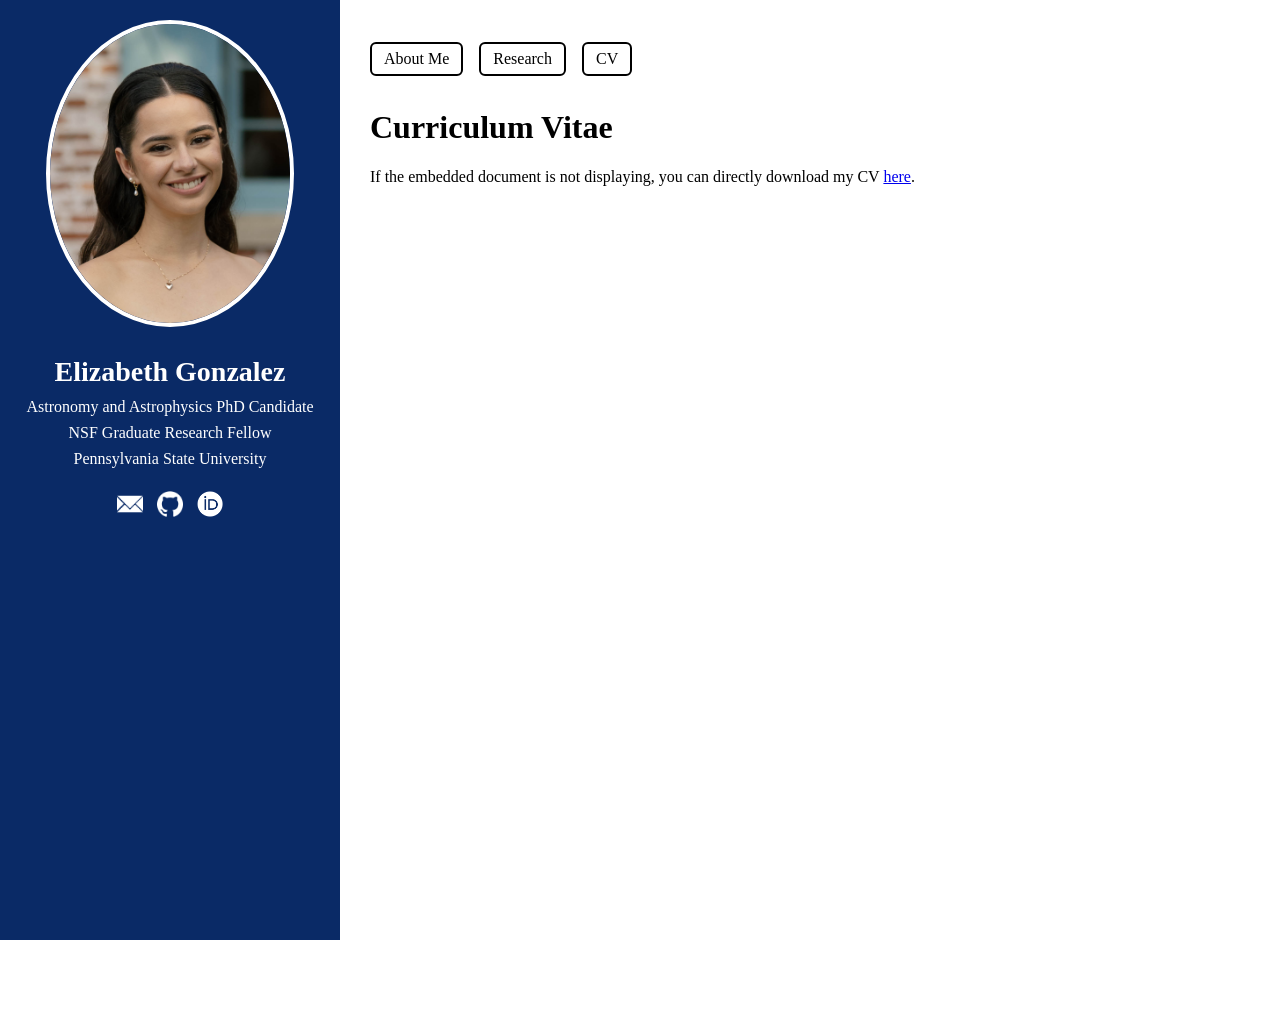
<file: cv.html>
<!DOCTYPE html>
<html>
<head>
    <title>CV - Elizabeth Gonzalez</title>
    <link rel="stylesheet" href="style.css">
</head>
<body>

<!-- Sidebar -->
<div class="sidebar">
    <img src="portrait.png" alt="Portrait" class="portrait">

    <h2>Elizabeth Gonzalez</h2>

    <p>Astronomy and Astrophysics PhD Candidate</p>
    <p>NSF Graduate Research Fellow</p>
    <p>Pennsylvania State University</p>

    <!-- Icon row -->
    <div class="icon-row">
        <a href="mailto:elizgonz@psu.edu">
            <img src="email-logo.webp" alt="Email">
        </a>

        <a href="https://github.com/elizgonz" target="_blank">
            <img src="github-logo.webp" alt="GitHub">
        </a>

        <a href="https://orcid.org/0009-0002-0987-652X" target="_blank">
            <img src="orcid-logo.png" alt="ORCID">
        </a>
    </div>
</div>

<div class="main">
    <div class="navbar">
        <a href="index.html">About Me</a>
        <a href="research.html">Research</a>
        <a href="cv.html">CV</a>
    </div>

    <h1>Curriculum Vitae</h1>

    <p>
        If the embedded document is not displaying, you can directly download my CV 
        <a href="cv.pdf" target="_blank">here</a>.
    </p>

    <!-- Embedded PDF -->
    <iframe src="cv.pdf" width="100%" height="800px" style="border:none;">
    </iframe>

</div>

</body>
</html>
</file>
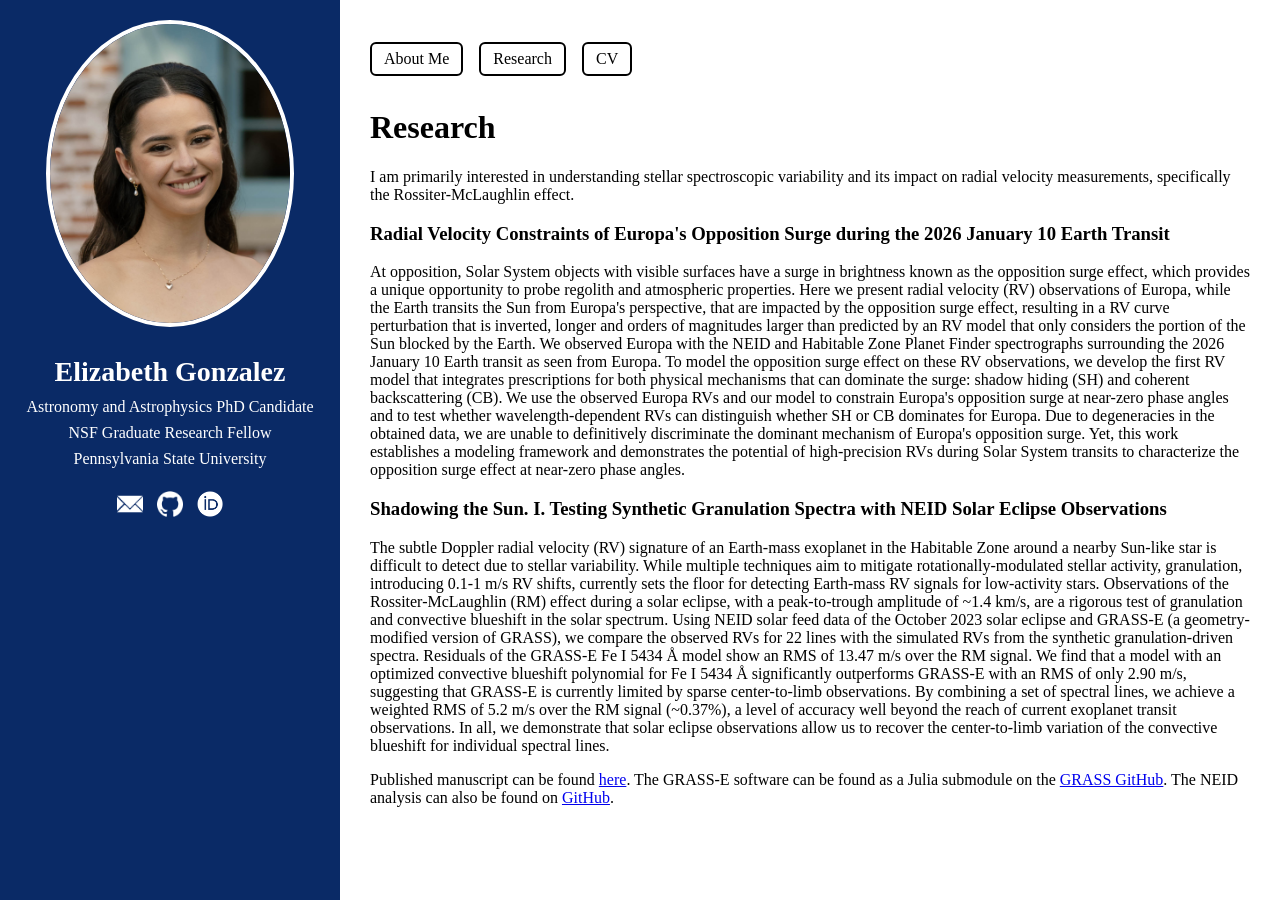
<file: research.html>
<!DOCTYPE html>
<html>
<head>
    <title>Research - Elizabeth Gonzalez</title>
    <link rel="stylesheet" href="style.css">
</head>
<body>

<!-- Sidebar -->
<div class="sidebar">
    <img src="portrait.png" alt="Portrait" class="portrait">

    <h2>Elizabeth Gonzalez</h2>

    <p>Astronomy and Astrophysics PhD Candidate</p>
    <p>NSF Graduate Research Fellow</p>
    <p>Pennsylvania State University</p>

    <!-- Icon row -->
    <div class="icon-row">
        <a href="mailto:elizgonz@psu.edu">
            <img src="email-logo.webp" alt="Email">
        </a>

        <a href="https://github.com/elizgonz" target="_blank">
            <img src="github-logo.webp" alt="GitHub">
        </a>

        <a href="https://orcid.org/0009-0002-0987-652X" target="_blank">
            <img src="orcid-logo.png" alt="ORCID">
        </a>
    </div>
</div>

<div class="main">
    <div class="navbar">
        <a href="index.html">About Me</a>
        <a href="research.html">Research</a>
        <a href="cv.html">CV</a>
    </div>

    <h1>Research</h1>

    <p>I am primarily interested in understanding stellar spectroscopic variability and 
        its impact on radial velocity measurements, specifically the Rossiter-McLaughlin effect.</p>

    <h3>Radial Velocity Constraints of Europa's Opposition Surge during the 2026 January 10 Earth Transit</h3>
    <p>
        At opposition, Solar System objects with visible surfaces have a surge in brightness known as the opposition surge effect, 
        which provides a unique opportunity to probe regolith and atmospheric properties. Here we present radial velocity (RV)
        observations of Europa, while the Earth transits the Sun from Europa's perspective, that are impacted by the opposition 
        surge effect, resulting in a RV curve perturbation that is inverted, longer and orders of magnitudes larger than predicted
         by an RV model that only considers the portion of the Sun blocked by the Earth. We observed Europa with the NEID and 
         Habitable Zone Planet Finder spectrographs surrounding the 2026 January 10 Earth transit as seen from Europa. To model 
         the opposition surge effect on these RV observations, we develop the first RV model that integrates prescriptions for 
         both physical mechanisms that can dominate the surge: shadow hiding (SH) and coherent backscattering (CB). We use the 
         observed Europa RVs and our model to constrain Europa's opposition surge at near-zero phase angles and to test whether 
         wavelength-dependent RVs can distinguish whether SH or CB dominates for Europa. Due to degeneracies in the obtained data,
          we are unable to definitively discriminate the dominant mechanism of Europa's opposition surge. Yet, this work 
          establishes a modeling framework and demonstrates the potential of high-precision RVs during Solar System transits to 
          characterize the opposition surge effect at near-zero phase angles. 
    <p>

    <h3>Shadowing the Sun. I. Testing Synthetic Granulation Spectra with NEID Solar Eclipse Observations</h3>
    <p>
        The subtle Doppler radial velocity (RV) signature of an Earth-mass exoplanet in the Habitable Zone around 
        a nearby Sun-like star is difficult to detect due to stellar variability. While multiple techniques aim to 
        mitigate rotationally-modulated stellar activity, granulation, introducing 0.1-1 m/s RV shifts, currently sets 
        the floor for detecting Earth-mass RV signals for low-activity stars. Observations of the Rossiter-McLaughlin (RM) 
        effect during a solar eclipse, with a peak-to-trough amplitude of ~1.4 km/s, are a rigorous test of granulation 
        and convective blueshift in the solar spectrum. Using NEID solar feed data of the October 2023 solar eclipse and 
        GRASS-E (a geometry-modified version of GRASS), we compare the observed RVs for 22 lines with the simulated 
        RVs from the synthetic granulation-driven spectra. Residuals of the GRASS-E Fe I 5434 Å model show an RMS of 13.47 m/s 
        over the RM signal. We find that a model with an optimized convective blueshift polynomial for Fe I 5434 Å significantly 
        outperforms GRASS-E with an RMS of only 2.90 m/s, suggesting that GRASS-E is currently limited by sparse center-to-limb 
        observations. By combining a set of spectral lines, we achieve a weighted RMS of 5.2 m/s over the RM signal (~0.37%), 
        a level of accuracy well beyond the reach of current exoplanet transit observations. In all, we demonstrate that solar 
        eclipse observations allow us to recover the center-to-limb variation of the convective blueshift for individual spectral 
        lines. 
    <p>
    <p>
        Published manuscript can be found <a href="https://iopscience.iop.org/article/10.3847/1538-4357/aebc82" target="_blank">here</a>. The GRASS-E software can be found as a Julia submodule on the <a href="https://github.com/palumbom/GRASS" target="_blank">GRASS GitHub</a>. 
        The NEID analysis can also be found on <a href="https://github.com/elizabethg60/NEIDEclipse" target="_blank">GitHub</a>.
    </p>
</div>

</body>
</html>
</file>
<file: style.css>
body {
    font-family: "Times New Roman", Times, serif;
    margin: 0;
    display: flex;
}

/* Sidebar */
.sidebar {
    width: 300px;
    background: #0a2a66; /* deep blue */
    padding: 20px;
    height: 100vh;
    position: fixed;
    color: white;
    text-align: center;
}

/* Icon row */
.icon-row img {
    width: 26px;          /* slightly larger */
    height: 26px;
    border: none !important;   /* ensure no borders */
    border-radius: 0;
    object-fit: contain;
}

/* Name */
.sidebar h2 {
    font-size: 28px;
    margin: 10px 0;
}

/* Text items */
.sidebar p,
.sidebar a {
    font-size: 16px;
    color: white;
    text-decoration: none;
    display: block;
    margin: 8px 0;
}

/* Links hover */
.sidebar a:hover {
    text-decoration: underline;
}

/* Icon row */
.icon-link {
    display: flex;
    align-items: center;
    justify-content: flex-start;  /* align left instead of centered */
    gap: 10px;
    padding-left: 10px;           /* slight indent to line up with text */
}

/* Icons */
.icon-link img {
    width: 20px;
    height: 20px;
    border-radius: 0;   /* important: removes circle */
    border: none;
}

/* Icon row */
.icon-row {
    display: flex;
    justify-content: center;
    align-items: center;
    gap: 14px;          /* spacing between icons */
    margin-top: 15px;
}

/* Icons */
.icon-row img {
    width: 26px;
    height: 26px;
    border: none;
    border-radius: 0;
    object-fit: contain;
}

.portrait {
    width: 240px;          /* your original good size */
    border-radius: 50%;
    border: 4px solid white;
    margin-bottom: 15px;
}

/* Hover (optional but nice) */
.icon-row img:hover {
    transform: scale(1.15);
}

/* Main content */
.main {
    margin-left: 340px;   /* increase this */
    padding: 30px;        /* more breathing room inside */
}

/* Navbar container */
.navbar {
    background: none;        /* remove blue */
    padding: 12px 0;
    margin-bottom: 20px;
}

/* Tab links */
.navbar a {
    display: inline-block;
    margin-right: 12px;
    padding: 6px 12px;
    text-decoration: none;
    color: black;            /* back to black text */
    border: 2px solid black; /* black frame */
    border-radius: 6px;
    transition: all 0.2s ease;
}

/* Hover */
.navbar a:hover {
    background: black;
    color: white;
}

/* Gallery grid */
.gallery {
    display: grid;
    grid-template-columns: repeat(4, 1fr); /* 4 per row */
    gap: 12px;
    margin-top: 25px;
}

/* Each item */
.gallery-item {
    position: relative;
    margin-bottom: 15px;
    break-inside: avoid;    /* prevents awkward splits */
}

/* Images */
.gallery-item img {
    width: 100%;
    height: 220px;       
    object-fit: cover;    /* keeps them nicely cropped */
    display: block;
    border-radius: 6px;
}

/* Overlay (hidden by default) */
.overlay {
    position: absolute;
    top: 0;
    left: 0;
    width: 100%;
    height: 100%;

    background: rgba(0, 0, 0, 0.5); /* gray overlay */
    color: white;

    display: flex;
    align-items: center;
    justify-content: center;
    text-align: center;

    opacity: 0;
    transition: opacity 0.3s ease;
    padding: 10px;
}

/* Hover effect */
.gallery-item:hover .overlay {
    opacity: 1;
}

@media (max-width: 1000px) {
    .gallery {
        grid-template-columns: repeat(3, 1fr);
    }
}

@media (max-width: 600px) {
    .gallery {
        grid-template-columns: repeat(2, 1fr);
    }
}
</file>
